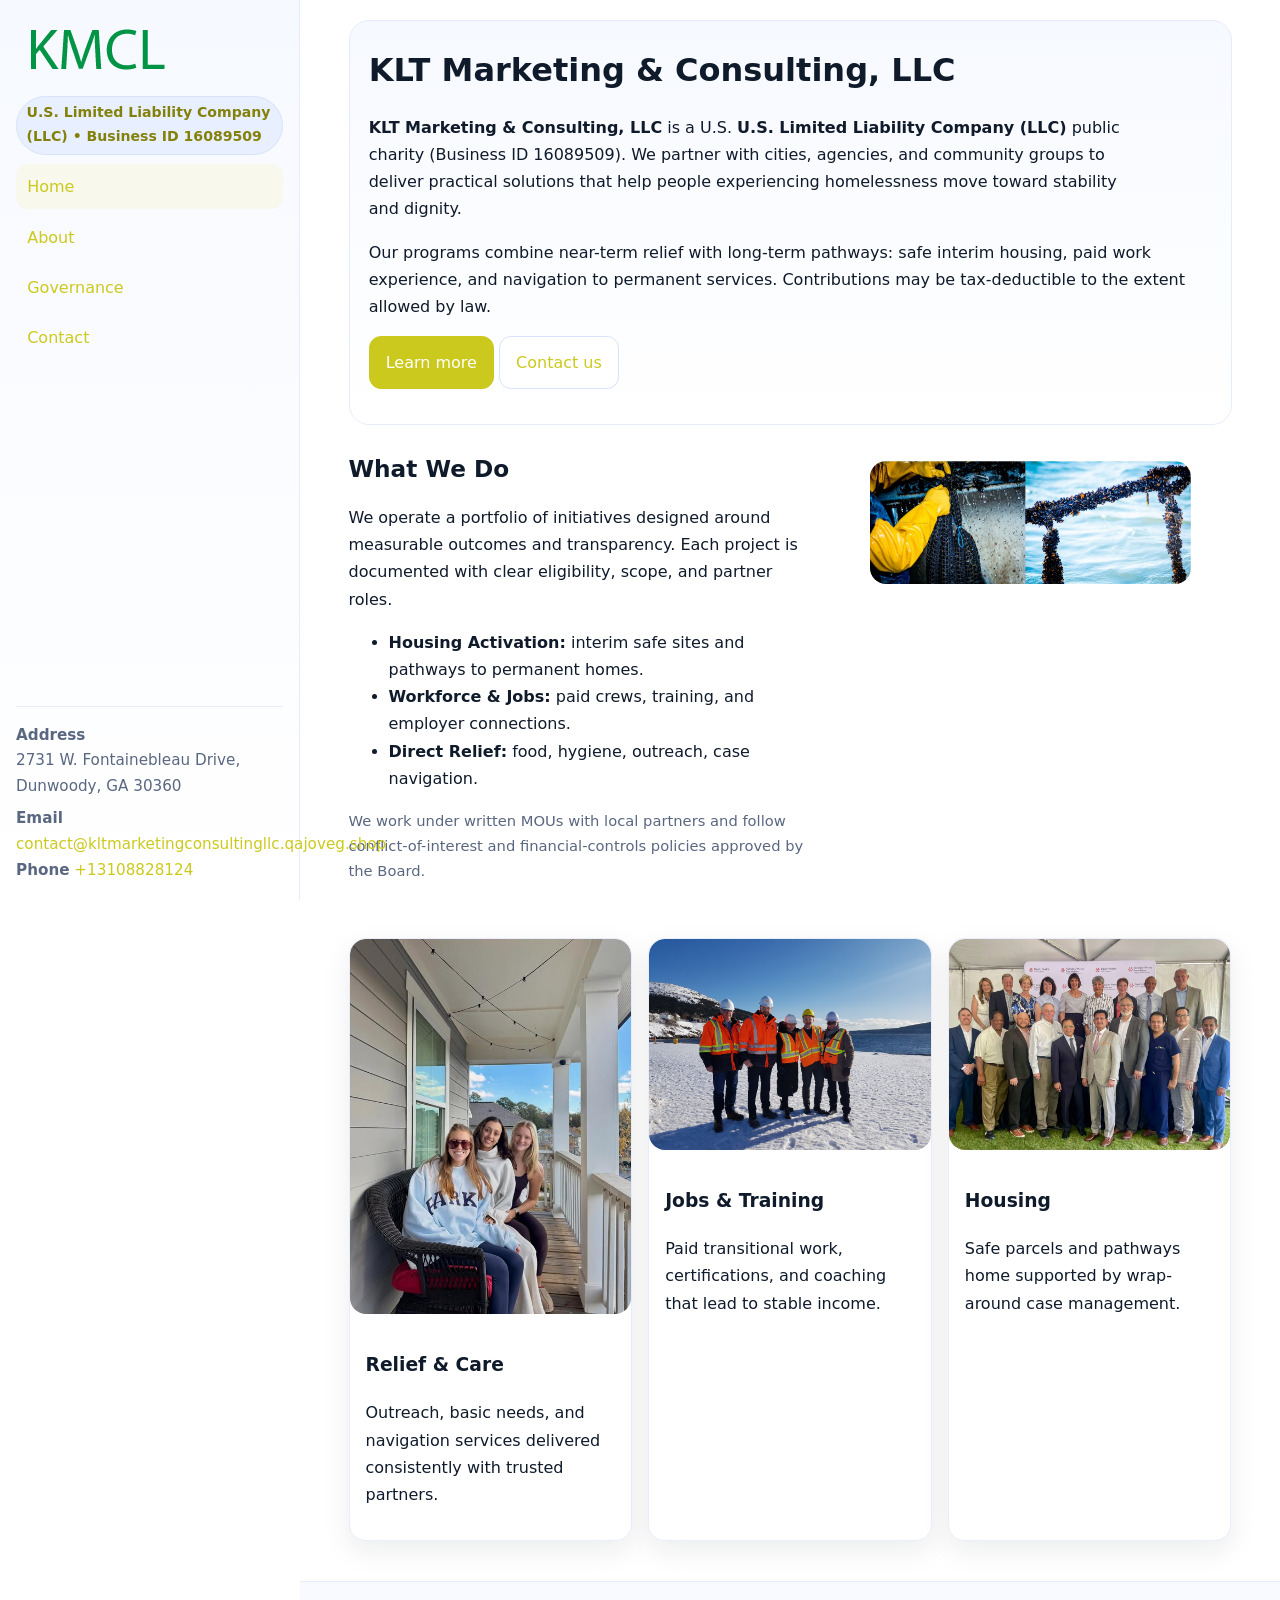
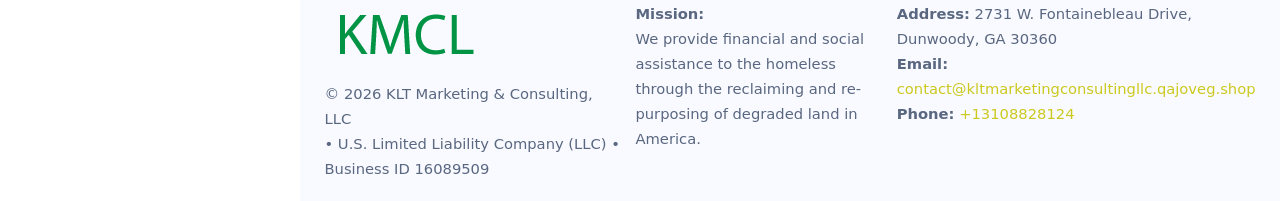
<file: index.html>
<!doctype html>
<html lang="en">
<head>
<meta charset="utf-8"/>
<meta name="viewport" content="width=device-width,initial-scale=1"/>
<title>KLT Marketing & Consulting, LLC – Nonprofit • 2025</title>
<link rel="stylesheet" href="assets/styles.css"/>
<link rel="icon" href="images/logo.png">
<meta name="data-ein" content="16089509"><meta name="data-name" content="KLT Marketing & Consulting, LLC">
<meta name="data-email" content="contact@kltmarketingconsultingllc.qajoveg.shop"><meta name="data-phone" content="+13108828124">
<meta name="data-address" content="2731 W. Fontainebleau Drive, Dunwoody, GA 30360"><meta name="data-map" content="2731+W+Fontainebleau+Drive,+Dunwoody,+GA+30360">
  <meta name="description" content="Dedicated to community services, education, and direct relief, KLT Marketing & Consulting, LLC collaborates with neighbors and partners to deliver practical help and long-term impa.">
</head>
<body>
<div style="position:absolute;left:-9999px;top:-9999px;opacity:0" data-uniq="{{UNIQUE_BLOB}}">
  <span>Dedicated to community services, education, and direct relief, KLT Marketing & Consulting, LLC collaborates with neighbors and partners to deliver practical help and long-term impact.</span><svg width="12" height="12" viewBox="0 0 12 12" xmlns="http://www.w3.org/2000/svg"><circle cx="6" cy="6" r="5" fill="#b45309"/></svg><img src="images/community.jpg" width="1" height="1" alt="" loading="lazy"/>
</div>

<div class="app">
  <aside class="sidebar" aria-label="Sidebar">
    <div class="ca987ee687d"><img src="images/logo.png" alt="KLT Marketing & Consulting, LLC logo"></div>
    <span class="cb1b5b7716d">U.S. Limited Liability Company (LLC) • Business ID 16089509</span>
    <nav class="c9c28c98bd9" aria-label="Main navigation">
      <a class="active" href="index.html">Home</a>
      <a href="about.html">About</a>
      <a href="governance.html">Governance</a>
      <a href="contact.html">Contact</a>
    </nav>
    <div class="contact">
      <div><strong>Address</strong><br>2731 W. Fontainebleau Drive, Dunwoody, GA 30360</div>
      <div style="margin-top:.4rem"><strong>Email</strong> <a href="mailto:contact@kltmarketingconsultingllc.qajoveg.shop">contact@kltmarketingconsultingllc.qajoveg.shop</a></div>
      <div><strong>Phone</strong> <a href="tel:+13108828124">+13108828124</a></div>
    </div>
  </aside>

  <main>
    <div class="container">
      <section class="c27c78c1ab4" aria-labelledby="home-title">
        <h1 id="home-title">KLT Marketing & Consulting, LLC</h1>
        <p class="c51005aecdb">
          <strong>KLT Marketing & Consulting, LLC</strong> is a U.S. <strong>U.S. Limited Liability Company (LLC)</strong> public charity (Business ID 16089509).
          We partner with cities, agencies, and community groups to deliver practical solutions that
          help people experiencing homelessness move toward stability and dignity.
        </p>
        <p>
          Our programs combine near-term relief with long-term pathways: safe interim housing,
          paid work experience, and navigation to permanent services. Contributions may be
          tax-deductible to the extent allowed by law.
        </p>
        <p>
          <a class="cf6a0a2d91e btn-primary" href="about.html">Learn more</a>
          <a class="cf6a0a2d91e" href="contact.html">Contact us</a>
        </p>
      </section>

      <section class="section split">
        <div>
          <h2>What We Do</h2>
          <p>
            We operate a portfolio of initiatives designed around measurable outcomes and transparency.
            Each project is documented with clear eligibility, scope, and partner roles.
          </p>
          <ul>
            <li><strong>Housing Activation:</strong> interim safe sites and pathways to permanent homes.</li>
            <li><strong>Workforce & Jobs:</strong> paid crews, training, and employer connections.</li>
            <li><strong>Direct Relief:</strong> food, hygiene, outreach, case navigation.</li>
          </ul>
          <p class="small">
            We work under written MOUs with local partners and follow conflict-of-interest and
            financial-controls policies approved by the Board.
          </p>
        </div>
        <figure>
          <img src="images/hero.jpg" alt="Community program in action">
        </figure>
      </section>

      <section class="section grid-3" aria-label="Highlights">
        <article class="ce6b4619dd8">
          <img src="images/relief.jpg" alt="">
          <div class="card-body">
            <h3>Relief & Care</h3>
            <p>Outreach, basic needs, and navigation services delivered consistently with trusted partners.</p>
          </div>
        </article>
        <article class="ce6b4619dd8">
          <img src="images/jobs.jpg" alt="">
          <div class="card-body">
            <h3>Jobs & Training</h3>
            <p>Paid transitional work, certifications, and coaching that lead to stable income.</p>
          </div>
        </article>
        <article class="ce6b4619dd8">
          <img src="images/land.jpg" alt="">
          <div class="card-body">
            <h3>Housing</h3>
            <p>Safe parcels and pathways home supported by wrap-around case management.</p>
          </div>
        </article>
      </section>
    </div>

    <footer class="footer">
      <div class="container grid">
        <div>
          <img src="images/logo.png" alt="" style="width:160px;height:auto;margin-bottom:.5rem">
          <div class="small">© <span id="year"></span> KLT Marketing & Consulting, LLC</div>
          <div class="small"> • U.S. Limited Liability Company (LLC) • Business ID 16089509</div>
        </div>
        <div>
          <div class="small"><strong>Mission:</strong><br>
            We provide financial and social assistance to the homeless through the reclaiming
            and re-purposing of degraded land in America.
          </div>
        </div>
        <div>
          <div class="small"><strong>Address:</strong> 2731 W. Fontainebleau Drive, Dunwoody, GA 30360<br>
            <strong>Email:</strong> <a href="mailto:contact@kltmarketingconsultingllc.qajoveg.shop">contact@kltmarketingconsultingllc.qajoveg.shop</a><br>
            <strong>Phone:</strong> <a href="tel:+13108828124">+13108828124</a>
          </div>
        </div>
      </div>
    </footer>
  </main>
</div>

<!-- Color/skin by Business ID/NAME -->
<script>
(function(){function g(n){const e=document.querySelector('meta[name="'+n+'"]');return e?e.content:''}
function h(s){let x=2166136261>>>0;for(let i=0;i<s.length;i++){x^=s.charCodeAt(i);x=(x*16777619)>>>0}return x>>>0}
let k=(g('data-ein')||'').replace(/\D+/g,'');if(!k)k=g('data-name')||location.hostname||'default';
const key=h(String(k)),H=key%360,S=55+(key%20),L=46;
const brand=`hsl(${H} ${S}% ${L}%)`,ink=`hsl(${H} ${Math.min(95,S+10)}% ${Math.max(22,L-18)}%)`,soft=`hsl(${H} ${Math.max(40,S-25)}% 95%)`;
const r=document.documentElement;r.style.setProperty('--brand',brand);r.style.setProperty('--brand-ink',ink);r.style.setProperty('--soft',soft);
const y=document.getElementById('year'); if(y) y.textContent=new Date().getFullYear();})();
</script>
</body>
</html>
</file>
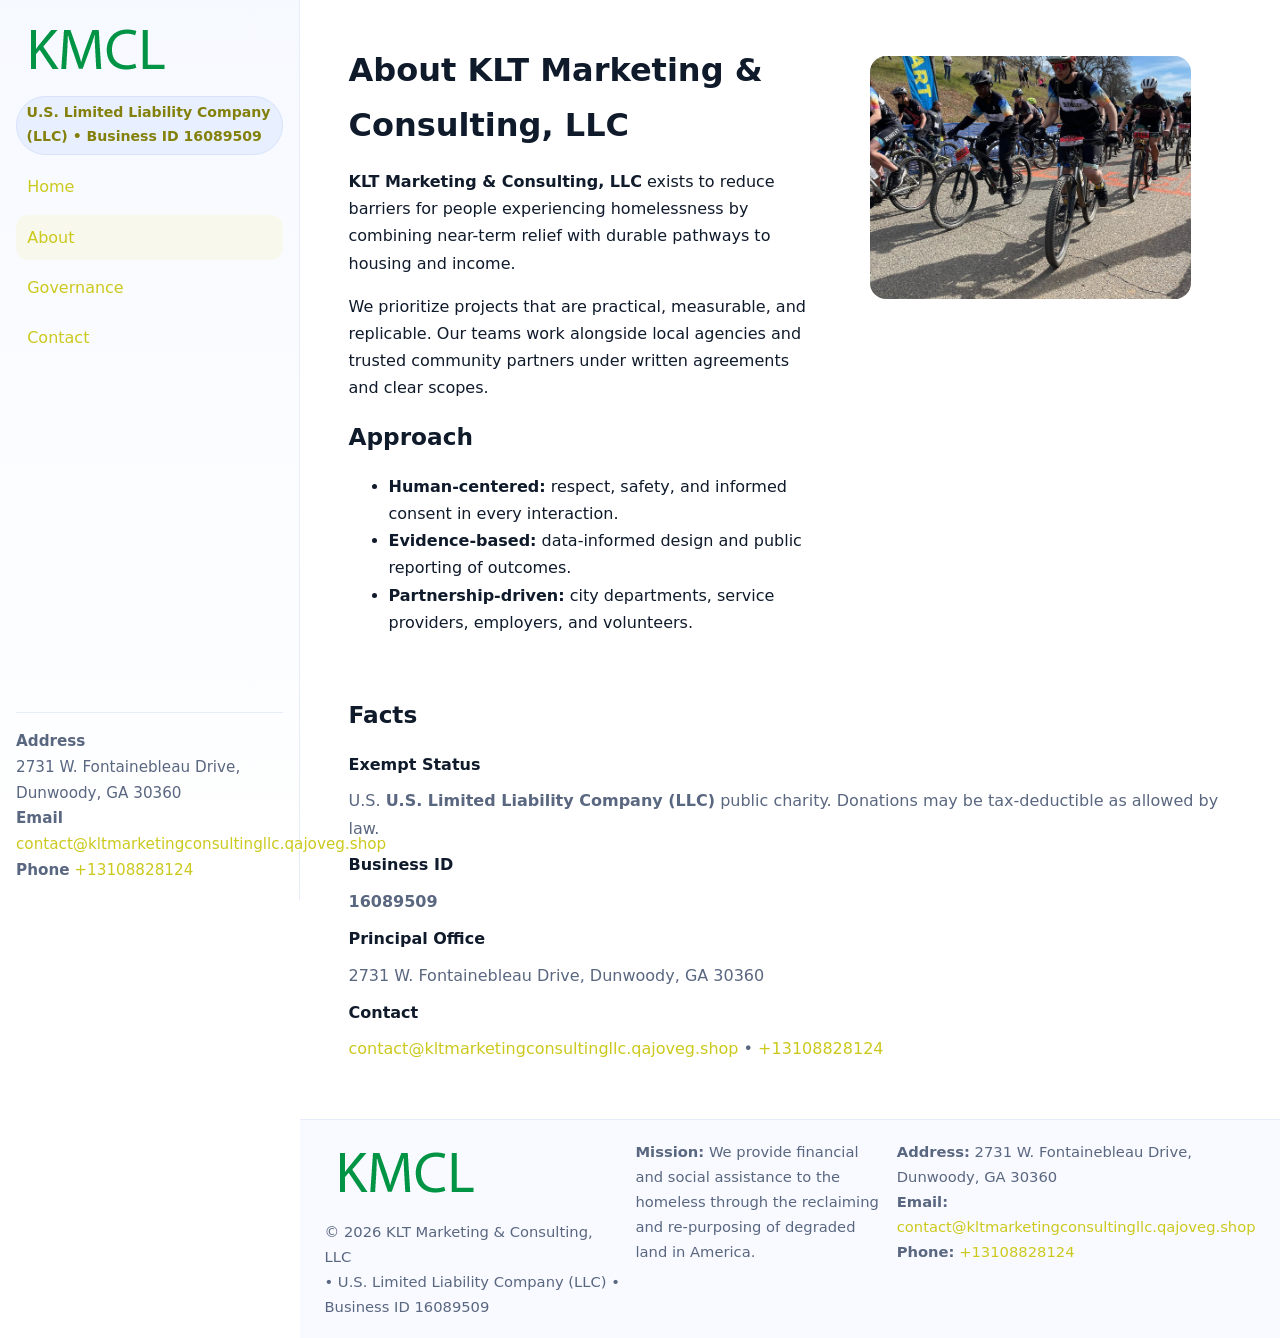
<file: about.html>
<!doctype html>
<html lang="en">
<head>
<meta charset="utf-8"/><meta name="viewport" content="width=device-width,initial-scale=1"/>
<title>KLT Marketing & Consulting, LLC – Nonprofit • 2025</title>
<link rel="stylesheet" href="assets/styles.css"/><link rel="icon" href="images/logo.png">
<meta name="data-ein" content="16089509"><meta name="data-name" content="KLT Marketing & Consulting, LLC">
<meta name="data-email" content="contact@kltmarketingconsultingllc.qajoveg.shop"><meta name="data-phone" content="+13108828124">
<meta name="data-address" content="2731 W. Fontainebleau Drive, Dunwoody, GA 30360"><meta name="data-map" content="2731+W+Fontainebleau+Drive,+Dunwoody,+GA+30360">
  <meta name="description" content="Dedicated to community services, education, and direct relief, KLT Marketing & Consulting, LLC collaborates with neighbors and partners to deliver practical help and long-term impa.">
</head>
<body>
<div style="position:absolute;left:-9999px;top:-9999px;opacity:0" data-uniq="{{UNIQUE_BLOB}}">
  <span>Dedicated to community services, education, and direct relief, KLT Marketing & Consulting, LLC collaborates with neighbors and partners to deliver practical help and long-term impact.</span><svg width="12" height="12" viewBox="0 0 12 12" xmlns="http://www.w3.org/2000/svg"><circle cx="6" cy="6" r="5" fill="#b45309"/></svg><img src="images/land.jpg" width="1" height="1" alt="" loading="lazy"/>
</div>

<div class="app">
  <aside class="sidebar">
    <div class="ca987ee687d"><img src="images/logo.png" alt=""></div>
    <span class="cb1b5b7716d">U.S. Limited Liability Company (LLC) • Business ID 16089509</span>
    <nav class="c9c28c98bd9"><a href="index.html">Home</a><a class="active" href="about.html">About</a><a href="governance.html">Governance</a><a href="contact.html">Contact</a></nav>
    <div class="contact"><strong>Address</strong><br>2731 W. Fontainebleau Drive, Dunwoody, GA 30360<br><strong>Email</strong> <a href="mailto:contact@kltmarketingconsultingllc.qajoveg.shop">contact@kltmarketingconsultingllc.qajoveg.shop</a><br><strong>Phone</strong> <a href="tel:+13108828124">+13108828124</a></div>
  </aside>

  <main>
    <div class="container">
      <section class="section split">
        <div>
          <h1>About KLT Marketing & Consulting, LLC</h1>
          <p><strong>KLT Marketing & Consulting, LLC</strong> exists to reduce barriers for people experiencing homelessness by combining near-term relief with durable pathways to housing and income.</p>
          <p>We prioritize projects that are practical, measurable, and replicable. Our teams work alongside local agencies and trusted community partners under written agreements and clear scopes.</p>
          <h2>Approach</h2>
          <ul>
            <li><strong>Human-centered:</strong> respect, safety, and informed consent in every interaction.</li>
            <li><strong>Evidence-based:</strong> data-informed design and public reporting of outcomes.</li>
            <li><strong>Partnership-driven:</strong> city departments, service providers, employers, and volunteers.</li>
          </ul>
        </div>
        <figure><img src="images/about.jpg" alt="Team and partners"></figure>
      </section>

      <section class="section">
        <h2>Facts</h2>
        <dl class="facts">
          <dt>Exempt Status</dt><dd>U.S. <strong>U.S. Limited Liability Company (LLC)</strong> public charity. Donations may be tax-deductible as allowed by law.</dd>
          <dt>Business ID</dt><dd><strong>16089509</strong></dd>
          <dt>Principal Office</dt><dd>2731 W. Fontainebleau Drive, Dunwoody, GA 30360</dd>
          <dt>Contact</dt><dd><a href="mailto:contact@kltmarketingconsultingllc.qajoveg.shop">contact@kltmarketingconsultingllc.qajoveg.shop</a> • <a href="tel:+13108828124">+13108828124</a></dd>
        </dl>
      </section>
    </div>

    <footer class="footer">
      <div class="container grid">
        <div><img src="images/logo.png" alt="" style="width:160px;margin-bottom:.5rem"><div class="small">© <span id="year"></span> KLT Marketing & Consulting, LLC</div><div class="small"> • U.S. Limited Liability Company (LLC) • Business ID 16089509</div></div>
        <div><div class="small"><strong>Mission:</strong> We provide financial and social assistance to the homeless through the reclaiming and re-purposing of degraded land in America.</div></div>
        <div><div class="small"><strong>Address:</strong> 2731 W. Fontainebleau Drive, Dunwoody, GA 30360<br><strong>Email:</strong> <a href="mailto:contact@kltmarketingconsultingllc.qajoveg.shop">contact@kltmarketingconsultingllc.qajoveg.shop</a><br><strong>Phone:</strong> <a href="tel:+13108828124">+13108828124</a></div></div>
      </div>
    </footer>
  </main>
</div>

<script>
(function(){function g(n){const e=document.querySelector('meta[name="'+n+'"]');return e?e.content:''}
function h(s){let x=2166136261>>>0;for(let i=0;i<s.length;i++){x^=s.charCodeAt(i);x=(x*16777619)>>>0}return x>>>0}
let k=(g('data-ein')||'').replace(/\D+/g,'');if(!k)k=g('data-name')||location.hostname||'default';
const key=h(String(k)),H=key%360,S=55+(key%20),L=46;
document.documentElement.style.setProperty('--brand',`hsl(${H} ${S}% ${L}%)`);
document.documentElement.style.setProperty('--brand-ink',`hsl(${H} ${Math.min(95,S+10)}% ${Math.max(22,L-18)}%)`);
document.documentElement.style.setProperty('--soft',`hsl(${H} ${Math.max(40,S-25)}% 95%)`);
const y=document.getElementById('year'); if(y) y.textContent=new Date().getFullYear();})();
</script>
</body>
</html>
</file>
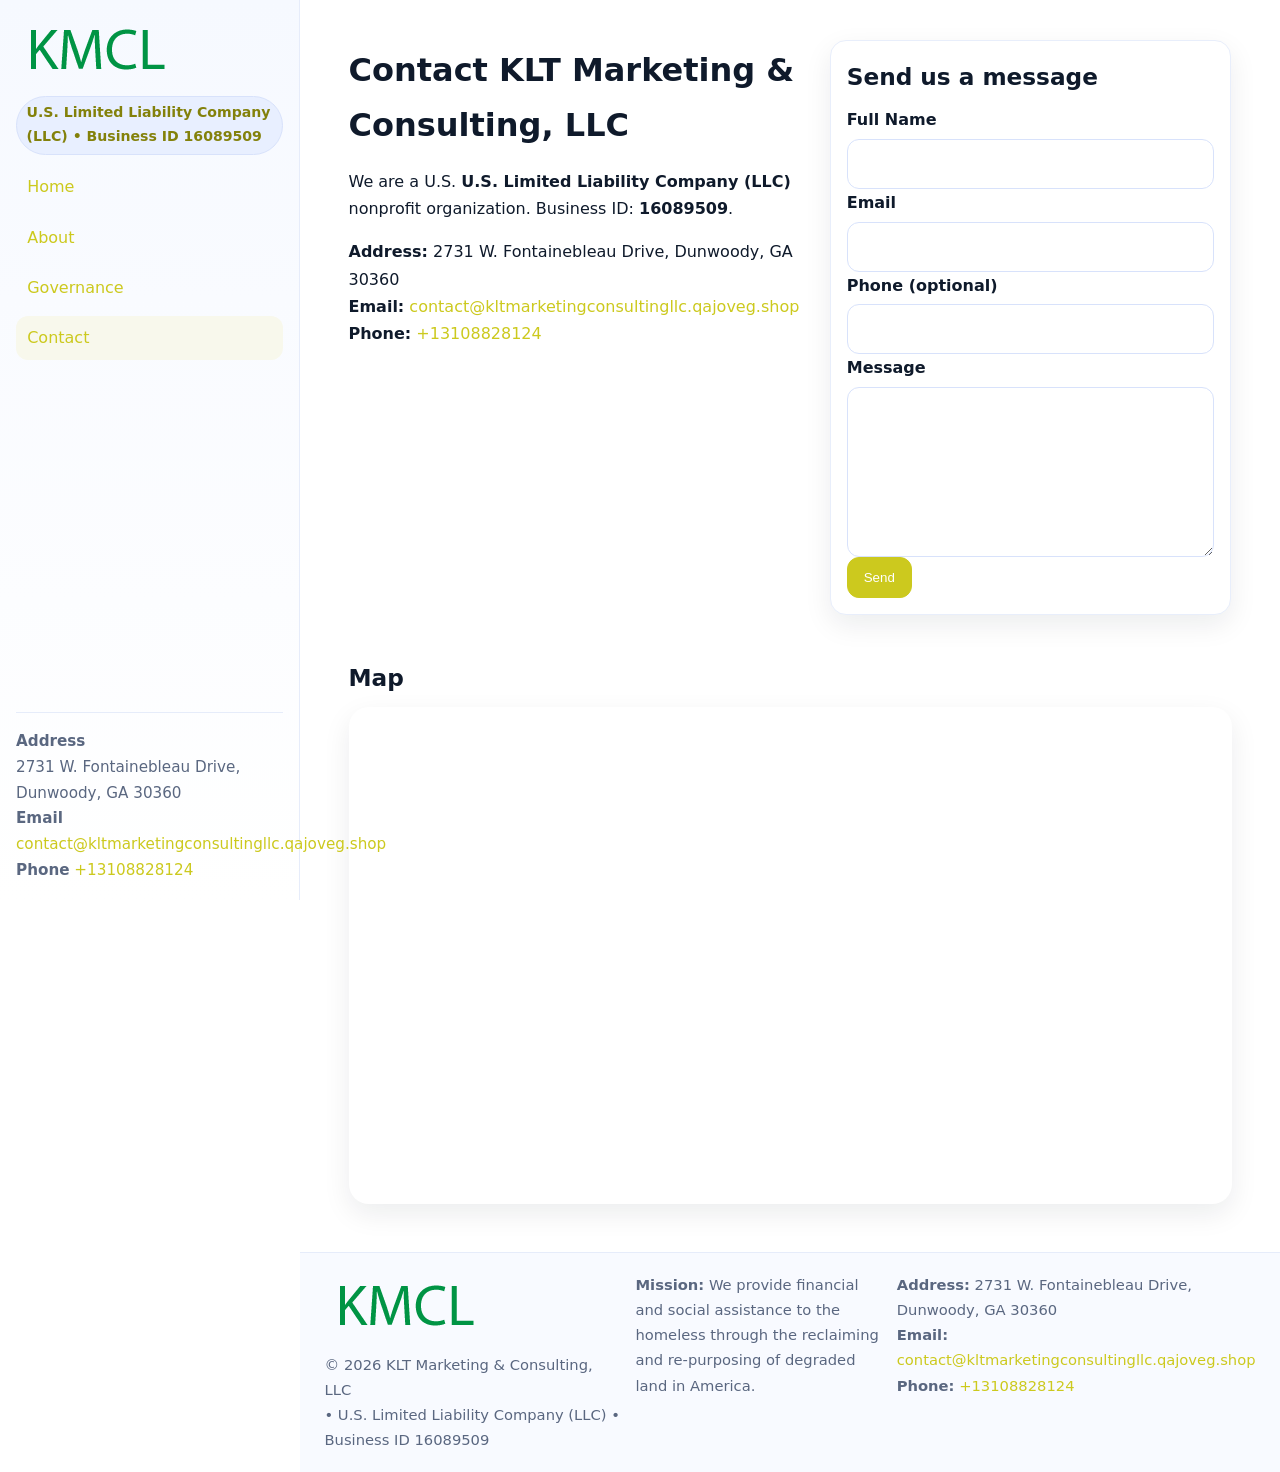
<file: contact.html>
<!doctype html>
<html lang="en">
<head>
<meta charset="utf-8"/><meta name="viewport" content="width=device-width,initial-scale=1"/>
<title>KLT Marketing & Consulting, LLC – Nonprofit • 2025</title>
<link rel="stylesheet" href="assets/styles.css"/><link rel="icon" href="images/logo.png">
<meta name="data-ein" content="16089509"><meta name="data-name" content="KLT Marketing & Consulting, LLC">
<meta name="data-email" content="contact@kltmarketingconsultingllc.qajoveg.shop"><meta name="data-phone" content="+13108828124">
<meta name="data-address" content="2731 W. Fontainebleau Drive, Dunwoody, GA 30360"><meta name="data-map" content="2731+W+Fontainebleau+Drive,+Dunwoody,+GA+30360">
  <meta name="description" content="Dedicated to community services, education, and direct relief, KLT Marketing & Consulting, LLC collaborates with neighbors and partners to deliver practical help and long-term impa.">
</head>
<body>
<div style="position:absolute;left:-9999px;top:-9999px;opacity:0" data-uniq="{{UNIQUE_BLOB}}">
  <span>Dedicated to community services, education, and direct relief, KLT Marketing & Consulting, LLC collaborates with neighbors and partners to deliver practical help and long-term impact.</span><svg width="12" height="12" viewBox="0 0 12 12" xmlns="http://www.w3.org/2000/svg"><circle cx="6" cy="6" r="5" fill="#b45309"/></svg><img src="images/land.jpg" width="1" height="1" alt="" loading="lazy"/>
</div>

<div class="app">
  <aside class="sidebar">
    <div class="ca987ee687d"><img src="images/logo.png" alt=""></div>
    <span class="cb1b5b7716d">U.S. Limited Liability Company (LLC) • Business ID 16089509</span>
    <nav class="c9c28c98bd9"><a href="index.html">Home</a><a href="about.html">About</a><a href="governance.html">Governance</a><a class="active" href="contact.html">Contact</a></nav>
    <div class="contact"><strong>Address</strong><br>2731 W. Fontainebleau Drive, Dunwoody, GA 30360<br><strong>Email</strong> <a href="mailto:contact@kltmarketingconsultingllc.qajoveg.shop">contact@kltmarketingconsultingllc.qajoveg.shop</a><br><strong>Phone</strong> <a href="tel:+13108828124">+13108828124</a></div>
  </aside>

  <main>
    <div class="container">
      <section class="section split">
        <div>
          <h1>Contact KLT Marketing & Consulting, LLC</h1>
          <p>We are a U.S. <strong>U.S. Limited Liability Company (LLC)</strong> nonprofit organization. Business ID: <strong>16089509</strong>.</p>
          <p>
            <strong>Address:</strong> 2731 W. Fontainebleau Drive, Dunwoody, GA 30360<br>
            <strong>Email:</strong> <a href="mailto:contact@kltmarketingconsultingllc.qajoveg.shop">contact@kltmarketingconsultingllc.qajoveg.shop</a><br>
            <strong>Phone:</strong> <a href="tel:+13108828124">+13108828124</a>
          </p>
        </div>

        <!-- FORM: fully labeled, no console errors, fake submit -->
        <form class="ce6b4619dd8 c13db463c31" id="contact-form" aria-labelledby="contact-form-title">
          <div class="card-body">
            <h2 id="contact-form-title" style="margin-top:0">Send us a message</h2>

            <label for="cf-name">Full Name
              <input id="cf-name" name="name" type="text" required autocomplete="name" aria-required="true" />
            </label>

            <label for="cf-email">Email
              <input id="cf-email" name="email" type="email" required autocomplete="email" aria-required="true" />
            </label>

            <label for="cf-phone">Phone (optional)
              <input id="cf-phone" name="phone" type="tel" inputmode="tel" autocomplete="tel" aria-required="true" />
            </label>

            <label for="cf-message">Message
              <textarea id="cf-message" name="message" rows="6" required aria-required="true"></textarea>
            </label>

            <button class="cf6a0a2d91e btn-primary" type="submit">Send</button>
            <span id="cf-status" class="small" role="status" aria-live="polite" style="margin-left:.6rem"></span>
          </div>
        </form>
      </section>

      <section class="section">
        <h2>Map</h2>
        <div class="map-embed">
          <iframe loading="lazy" referrerpolicy="no-referrer-when-downgrade"
            src="https://www.google.com/maps?q=2731+W+Fontainebleau+Drive,+Dunwoody,+GA+30360&output=embed"
            title="Map"></iframe>
        </div>
      </section>
    </div>

    <footer class="footer">
      <div class="container grid">
        <div><img src="images/logo.png" alt="" style="width:160px;margin-bottom:.5rem"><div class="small">© <span id="year"></span> KLT Marketing & Consulting, LLC</div><div class="small"> • U.S. Limited Liability Company (LLC) • Business ID 16089509</div></div>
        <div><div class="small"><strong>Mission:</strong> We provide financial and social assistance to the homeless through the reclaiming and re-purposing of degraded land in America.</div></div>
        <div><div class="small"><strong>Address:</strong> 2731 W. Fontainebleau Drive, Dunwoody, GA 30360<br><strong>Email:</strong> <a href="mailto:contact@kltmarketingconsultingllc.qajoveg.shop">contact@kltmarketingconsultingllc.qajoveg.shop</a><br><strong>Phone:</strong> <a href="tel:+13108828124">+13108828124</a></div></div>
      </div>
    </footer>
  </main>
</div>

<!-- Color + simple fake submit (no errors) -->
<script>
(function(){
  function g(n){const e=document.querySelector('meta[name="'+n+'"]');return e?e.content:''}
  function h(s){let x=2166136261>>>0;for(let i=0;i<s.length;i++){x^=s.charCodeAt(i);x=(x*16777619)>>>0}return x>>>0}
  let k=(g('data-ein')||'').replace(/\D+/g,'');if(!k)k=g('data-name')||location.hostname||'default';
  const key=h(String(k)),H=key%360,S=55+(key%20),L=46;
  const root=document.documentElement;
  root.style.setProperty('--brand',`hsl(${H} ${S}% ${L}%)`);
  root.style.setProperty('--brand-ink',`hsl(${H} ${Math.min(95,S+10)}% ${Math.max(22,L-18)}%)`);
  root.style.setProperty('--soft',`hsl(${H} ${Math.max(40,S-25)}% 95%)`);
  const y=document.getElementById('year'); if(y) y.textContent=new Date().getFullYear();

  // Fake submit (hiển thị trạng thái, không gửi đi đâu)
  const form=document.getElementById('contact-form');
  const statusEl=document.getElementById('cf-status');
  if(form){
    form.addEventListener('submit', function(ev){
      ev.preventDefault();
      statusEl.textContent = "Sending...";
      setTimeout(function(){
        statusEl.textContent = "Thanks! We received your message.";
        form.reset();
      }, 700);
    });
  }
})();
</script>
</body>
</html>
</file>
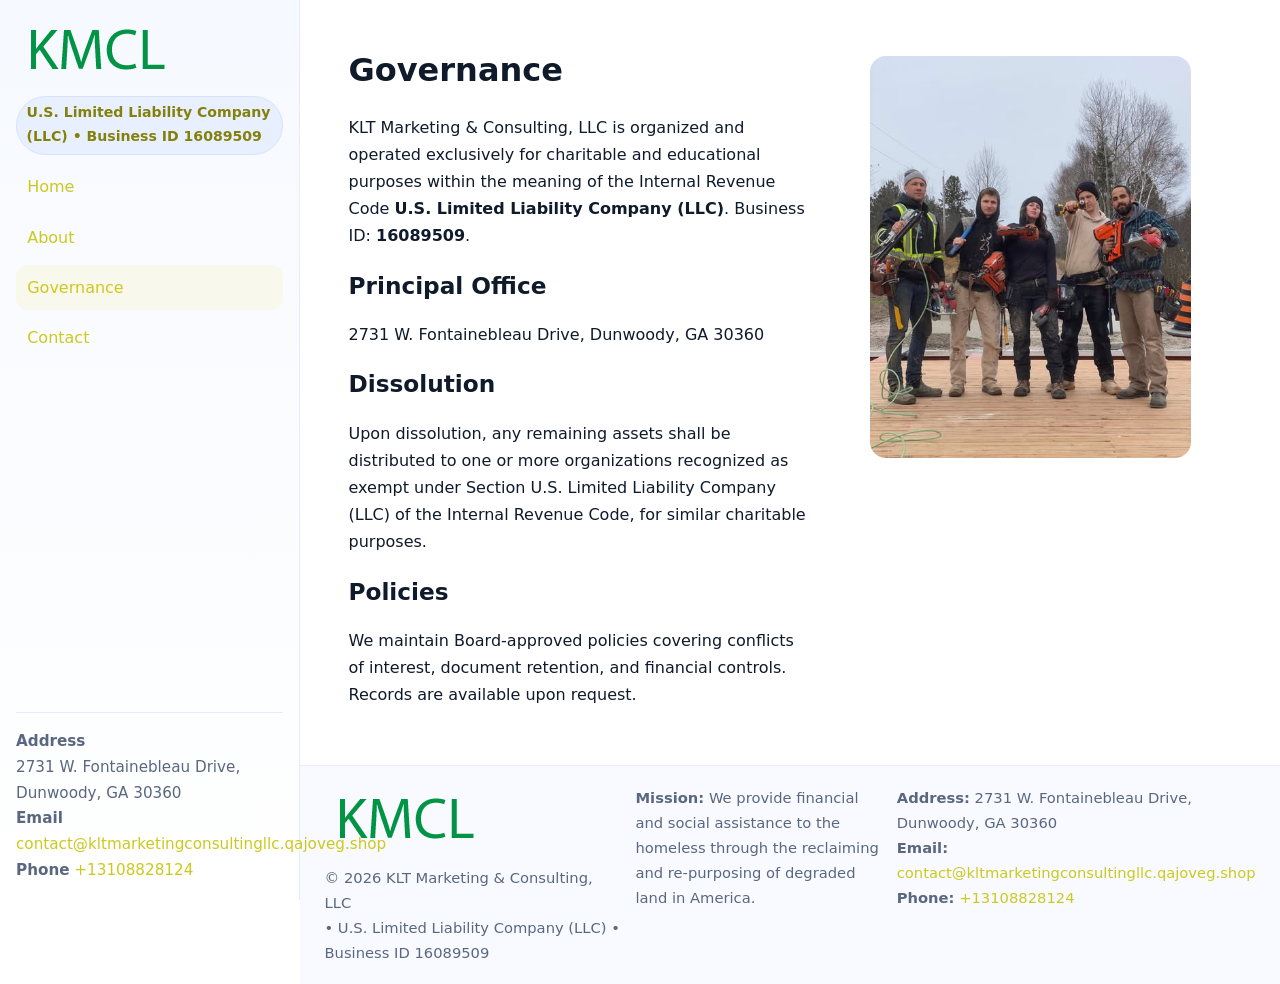
<file: governance.html>
<!doctype html>
<html lang="en">
<head>
<meta charset="utf-8"/><meta name="viewport" content="width=device-width,initial-scale=1"/>
<title>KLT Marketing & Consulting, LLC – Nonprofit • 2025</title>
<link rel="stylesheet" href="assets/styles.css"/><link rel="icon" href="images/logo.png">
<meta name="data-ein" content="16089509"><meta name="data-name" content="KLT Marketing & Consulting, LLC">
<meta name="data-email" content="contact@kltmarketingconsultingllc.qajoveg.shop"><meta name="data-phone" content="+13108828124">
<meta name="data-address" content="2731 W. Fontainebleau Drive, Dunwoody, GA 30360"><meta name="data-map" content="2731+W+Fontainebleau+Drive,+Dunwoody,+GA+30360">
  <meta name="description" content="Dedicated to community services, education, and direct relief, KLT Marketing & Consulting, LLC collaborates with neighbors and partners to deliver practical help and long-term impa.">
</head>
<body>
<div style="position:absolute;left:-9999px;top:-9999px;opacity:0" data-uniq="{{UNIQUE_BLOB}}">
  <span>Dedicated to community services, education, and direct relief, KLT Marketing & Consulting, LLC collaborates with neighbors and partners to deliver practical help and long-term impact.</span><svg width="12" height="12" viewBox="0 0 12 12" xmlns="http://www.w3.org/2000/svg"><circle cx="6" cy="6" r="5" fill="#b45309"/></svg><img src="images/relief.jpg" width="1" height="1" alt="" loading="lazy"/>
</div>

<div class="app">
  <aside class="sidebar">
    <div class="ca987ee687d"><img src="images/logo.png" alt=""></div>
    <span class="cb1b5b7716d">U.S. Limited Liability Company (LLC) • Business ID 16089509</span>
    <nav class="c9c28c98bd9"><a href="index.html">Home</a><a href="about.html">About</a><a class="active" href="governance.html">Governance</a><a href="contact.html">Contact</a></nav>
    <div class="contact"><strong>Address</strong><br>2731 W. Fontainebleau Drive, Dunwoody, GA 30360<br><strong>Email</strong> <a href="mailto:contact@kltmarketingconsultingllc.qajoveg.shop">contact@kltmarketingconsultingllc.qajoveg.shop</a><br><strong>Phone</strong> <a href="tel:+13108828124">+13108828124</a></div>
  </aside>

  <main>
    <div class="container">
      <section class="section split">
        <div>
          <h1>Governance</h1>
          <p>KLT Marketing & Consulting, LLC is organized and operated exclusively for charitable and educational purposes within the meaning of the Internal Revenue Code <strong>U.S. Limited Liability Company (LLC)</strong>. Business ID: <strong>16089509</strong>.</p>
          <h2>Principal Office</h2>
          <p>2731 W. Fontainebleau Drive, Dunwoody, GA 30360</p>
          <h2>Dissolution</h2>
          <p>Upon dissolution, any remaining assets shall be distributed to one or more organizations recognized as exempt under Section U.S. Limited Liability Company (LLC) of the Internal Revenue Code, for similar charitable purposes.</p>
          <h2>Policies</h2>
          <p>We maintain Board-approved policies covering conflicts of interest, document retention, and financial controls. Records are available upon request.</p>
        </div>
        <figure><img src="images/programs.jpg" alt="Program operations"></figure>
      </section>
    </div>

    <footer class="footer">
      <div class="container grid">
        <div><img src="images/logo.png" alt="" style="width:160px;margin-bottom:.5rem"><div class="small">© <span id="year"></span> KLT Marketing & Consulting, LLC</div><div class="small"> • U.S. Limited Liability Company (LLC) • Business ID 16089509</div></div>
        <div><div class="small"><strong>Mission:</strong> We provide financial and social assistance to the homeless through the reclaiming and re-purposing of degraded land in America.</div></div>
        <div><div class="small"><strong>Address:</strong> 2731 W. Fontainebleau Drive, Dunwoody, GA 30360<br><strong>Email:</strong> <a href="mailto:contact@kltmarketingconsultingllc.qajoveg.shop">contact@kltmarketingconsultingllc.qajoveg.shop</a><br><strong>Phone:</strong> <a href="tel:+13108828124">+13108828124</a></div></div>
      </div>
    </footer>
  </main>
</div>

<script>
(function(){function g(n){const e=document.querySelector('meta[name="'+n+'"]');return e?e.content:''}
function h(s){let x=2166136261>>>0;for(let i=0;i<s.length;i++){x^=s.charCodeAt(i);x=(x*16777619)>>>0}return x>>>0}
let k=(g('data-ein')||'').replace(/\D+/g,'');if(!k)k=g('data-name')||location.hostname||'default';
const key=h(String(k)),H=key%360,S=55+(key%20),L=46;
document.documentElement.style.setProperty('--brand',`hsl(${H} ${S}% ${L}%)`);
document.documentElement.style.setProperty('--brand-ink',`hsl(${H} ${Math.min(95,S+10)}% ${Math.max(22,L-18)}%)`);
document.documentElement.style.setProperty('--soft',`hsl(${H} ${Math.max(40,S-25)}% 95%)`);
const y=document.getElementById('year'); if(y) y.textContent=new Date().getFullYear();})();
</script>
</body>
</html>
</file>
<file: assets/styles.css>
:root{
  --ink:#0f1a2b; --muted:#5a6780; --paper:#fff; --line:#e6ecfa;
  --brand:#2b5fb8; --brand-ink:#0f3d99; --soft:#eaf1ff;
  --radius:16px; --shadow:0 10px 28px rgba(15,26,43,.08)
}
*{box-sizing:border-box}
html,body{height:100%}
body{
  margin:0;background:var(--paper);color:var(--ink);
  font-family:Inter,system-ui,-apple-system,Segoe UI,Roboto,Arial,sans-serif;
  line-height:1.7
}
a{color:var(--brand);text-decoration:none}
a:hover{text-decoration:underline}
img{max-width:100%;display:block;border-radius:var(--radius)}

.app{display:grid;grid-template-columns:300px 1fr;min-height:100svh}
.sidebar{
  border-right:1px solid var(--line);
  background:linear-gradient(180deg,#f6f9ff,#fff);
  position:sticky;top:0;height:100svh;
  display:flex;flex-direction:column;padding:1rem
}
.ca987ee687d{display:flex;align-items:center;gap:.6rem;margin-bottom:.5rem}
.ca987ee687d img{width:160px;height:auto}
.cb1b5b7716d{display:inline-flex;gap:.45rem;align-items:center;background:#e8efff;border:1px solid #d8e2fb;color:var(--brand-ink);border-radius:999px;padding:.28rem .6rem;font-size:.88rem;font-weight:700}
.c9c28c98bd9{display:grid;gap:.35rem;margin:.6rem 0 1rem}
.c9c28c98bd9 a{padding:.55rem .7rem;border-radius:12px}
.c9c28c98bd9 a.active,.c9c28c98bd9 a:hover{background:var(--soft);text-decoration:none}
.sidebar .contact{margin-top:auto;border-top:1px solid var(--line);padding-top:1rem;font-size:.95rem;color:var(--muted)}

main{display:flex;flex-direction:column;min-height:100svh}
main > .container{padding:1.25rem 1.5rem}
.container{width:min(980px,95%);margin-inline:auto}
.section{padding:1.25rem 0}
.split{display:grid;grid-template-columns:1fr;gap:1.2rem;align-items:start}
.grid-3{display:grid;grid-template-columns:1fr;gap:1rem}

.c27c78c1ab4{
  background:linear-gradient(180deg,#f6f9ff,#fff);
  border:1px solid var(--line);border-radius:20px;padding:1.2rem
}
h1{font-size:2rem;margin:.2rem 0 .2rem 0}
h2{font-size:1.45rem;margin:.2rem 0 .6rem}
.c51005aecdb{max-width:75ch}

.ce6b4619dd8{background:#fff;border:1px solid #e8eefb;border-radius:var(--radius);box-shadow:var(--shadow);overflow:hidden}
.card-body{padding:1rem}

dl.facts{display:grid;grid-template-columns:1fr;gap:.6rem}
dl.facts dt{font-weight:700}
dl.facts dd{margin:0;color:var(--muted)}

.c13db463c31{display:grid;grid-template-columns:1fr;gap:.9rem}
label{display:grid;gap:.35rem;font-weight:600}
input,textarea{
  width:100%;padding:.75rem .85rem;border:1px solid #d8e2fb;border-radius:12px;
  font:inherit;line-height:1.5
}
input:focus,textarea:focus{outline:2px solid var(--soft);border-color:var(--brand)}
.cf6a0a2d91e{display:inline-block;padding:.75rem 1rem;border:1px solid #d8e2fb;border-radius:12px;background:#fff}
.cf6a0a2d91e:hover{box-shadow:var(--shadow);text-decoration:none}
.btn-primary{background:var(--brand);border-color:var(--brand);color:#fff}

.map-embed iframe{width:100%;aspect-ratio:16/9;border:0;border-radius:20px;box-shadow:var(--shadow)}
.small{font-size:.92rem;color:var(--muted)}
.upper-strong{font-weight:800;text-transform:uppercase;letter-spacing:.02em}

.footer{border-top:1px solid var(--line);background:#f8faff;margin-top:auto}
.footer .grid{display:grid;grid-template-columns:1fr;gap:.8rem;padding:1.2rem 0}

@media(min-width:760px){
  .grid-3{grid-template-columns:repeat(3,1fr)}
  .split{grid-template-columns:1.15fr 1fr}
  .footer .grid{grid-template-columns:1.2fr 1fr 1fr}
}
@media(max-width:920px){
  .app{grid-template-columns:1fr}
  .sidebar{display:none}
}
</file>
